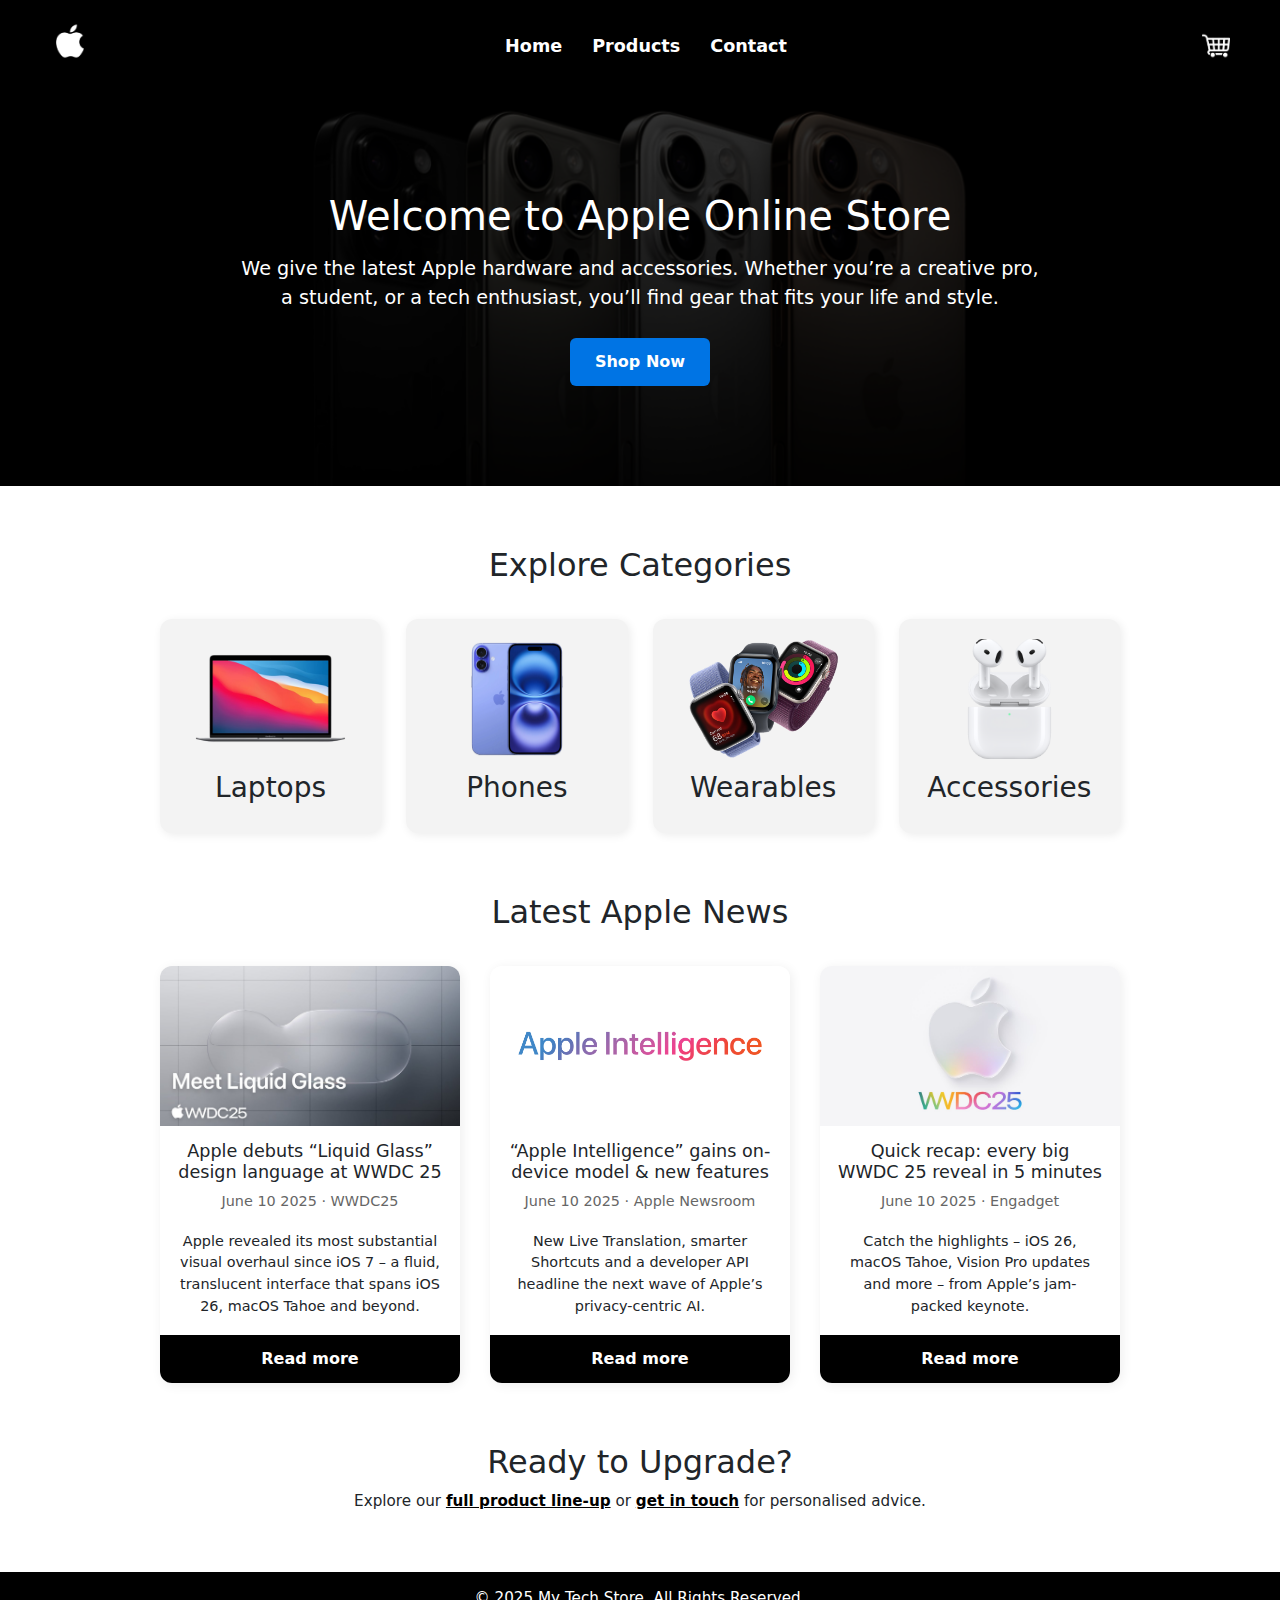
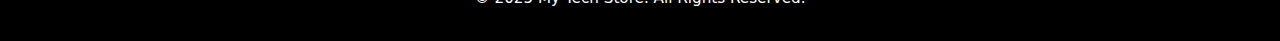
<file: index.html>
<!DOCTYPE html>
<html lang="en">
<head>
  <meta charset="UTF-8" />
  <meta name="viewport" content="width=device-width, initial-scale=1.0"/>
  <title>Apple Online Store</title>
  <link rel="stylesheet" href="style.css" />
  <link href="https://unpkg.com/aos@2.3.1/dist/aos.css" rel="stylesheet">
</head>

<script src="https://unpkg.com/aos@2.3.1/dist/aos.js"></script>
<script>
  AOS.init();
</script>

<body>

<header>
  <div class="header-content">
    <a href="index.html" class="logo">
      <img src="images/logo.png" alt="My Tech Store Logo">
    </a>
    <nav>
      <ul>
        <li><a href="index.html">Home</a></li>
        <li><a href="products.html">Products</a></li>
        <li><a href="contact.html">Contact</a></li>
      </ul>
    </nav>
    <a href="cart.html" class="cart-icon">
      <img src="images/cart-icon.png" alt="Cart">
    </a>
  </div>
</header>

<section class="banner">
  <div class="banner-content">
    <h2>Welcome to Apple Online Store</h2>
    <p>We give the latest Apple hardware and
    accessories. Whether you’re a creative pro, a student, or a tech
    enthusiast, you’ll find gear that fits your life and style.</p>
    <a href="products.html" class="banner-button">Shop Now</a>
  </div>
</section>

<!-- 2. Visual Categories  -->
<section class="category-section">
  <h2>Explore Categories</h2>

  <div class="categories">
    <div class="category-box">
      <img src="images/laptop.png" alt="Apple laptops" />
      <h3>Laptops</h3>
    </div>
    <div class="category-box">
      <img src="images/phone.png" alt="Apple iPhones" />
      <h3>Phones</h3>
    </div>
    <div class="category-box">
      <img src="images/watch.png" alt="Apple Watches" />
      <h3>Wearables</h3>
    </div>
    <div class="category-box">
      <img src="images/accessories.png" alt="Apple accessories" />
      <h3>Accessories</h3>
  </div>
</section>

<!-- 3. Latest Apple News -->
<section class="news-section">
  <h2>Latest Apple News</h2>

  <div class="news-grid">

    <!-- News 1 -->
    <article class="news-card">
      <img src="images/liquid-glass.jpg" alt="Liquid Glass UI preview" />
      <h3>Apple debuts “Liquid Glass” design language at WWDC 25</h3>
      <p class="news-meta">June 10 2025 · WWDC25</p>
      <p>Apple revealed its most substantial visual overhaul since iOS 7 –
        a fluid, translucent interface that spans iOS 26, macOS Tahoe and beyond.</p>
      <a href="https://indiatimes.com/technology/news/what-is-liquid-glass-a-new-material-launched-in-wwdc-2025-how-will-it-impact-on-ios-26-ipados-macos-660857.html" target="_blank" rel="noopener">Read more</a>
    </article>

    <!-- News 2 -->
    <article class="news-card">
      <img src="images/apple-intelligence.png" alt="Apple Intelligence demo" />
      <h3>“Apple Intelligence” gains on-device model & new features</h3>
      <p class="news-meta">June 10 2025 · Apple Newsroom</p>
      <p>New Live Translation, smarter Shortcuts and a developer
         API headline the next wave of Apple’s privacy-centric AI. </p>
      <a href="https://www.apple.com/newsroom/2025/06/apple-intelligence-gets-even-more-powerful-with-new-capabilities-across-apple-devices/" target="_blank" rel="noopener">Read more</a>
    </article>

    <!-- News 3 -->
    <article class="news-card">
      <img src="images/wwdc-keynote.jpg" alt="WWDC 2025 keynote stage" />
      <h3>Quick recap: every big WWDC 25 reveal in 5 minutes</h3>
      <p class="news-meta">June 10 2025 · Engadget</p>
      <p>Catch the highlights – iOS 26, macOS Tahoe, Vision Pro updates and
         more – from Apple’s jam-packed keynote. </p>
      <a href="https://www.engadget.com/big-tech/wwdc-2025-live-updates-from-apples-keynote-including-new-ios-ipados-apple-intelligence-and-more-141640595.html" target="_blank" rel="noopener">Read more</a>
    </article>

  </div>
</section>

<!-- 4. Call to Action -->
<section class="call-to-action">
  <h2>Ready to Upgrade?</h2>
  <p>
    Explore our <a href="products.html">full product line-up</a> or
    <a href="contact.html">get in touch</a> for personalised advice.
  </p>
</section>
<!-- ========================================================= -->

<link
  href="https://cdn.jsdelivr.net/npm/bootstrap@5.3.3/dist/css/bootstrap.min.css"
  rel="stylesheet"
/>
  <footer>
    <p>&copy; 2025 My Tech Store. All Rights Reserved.</p>
  </footer>

</body>
</html>
</file>
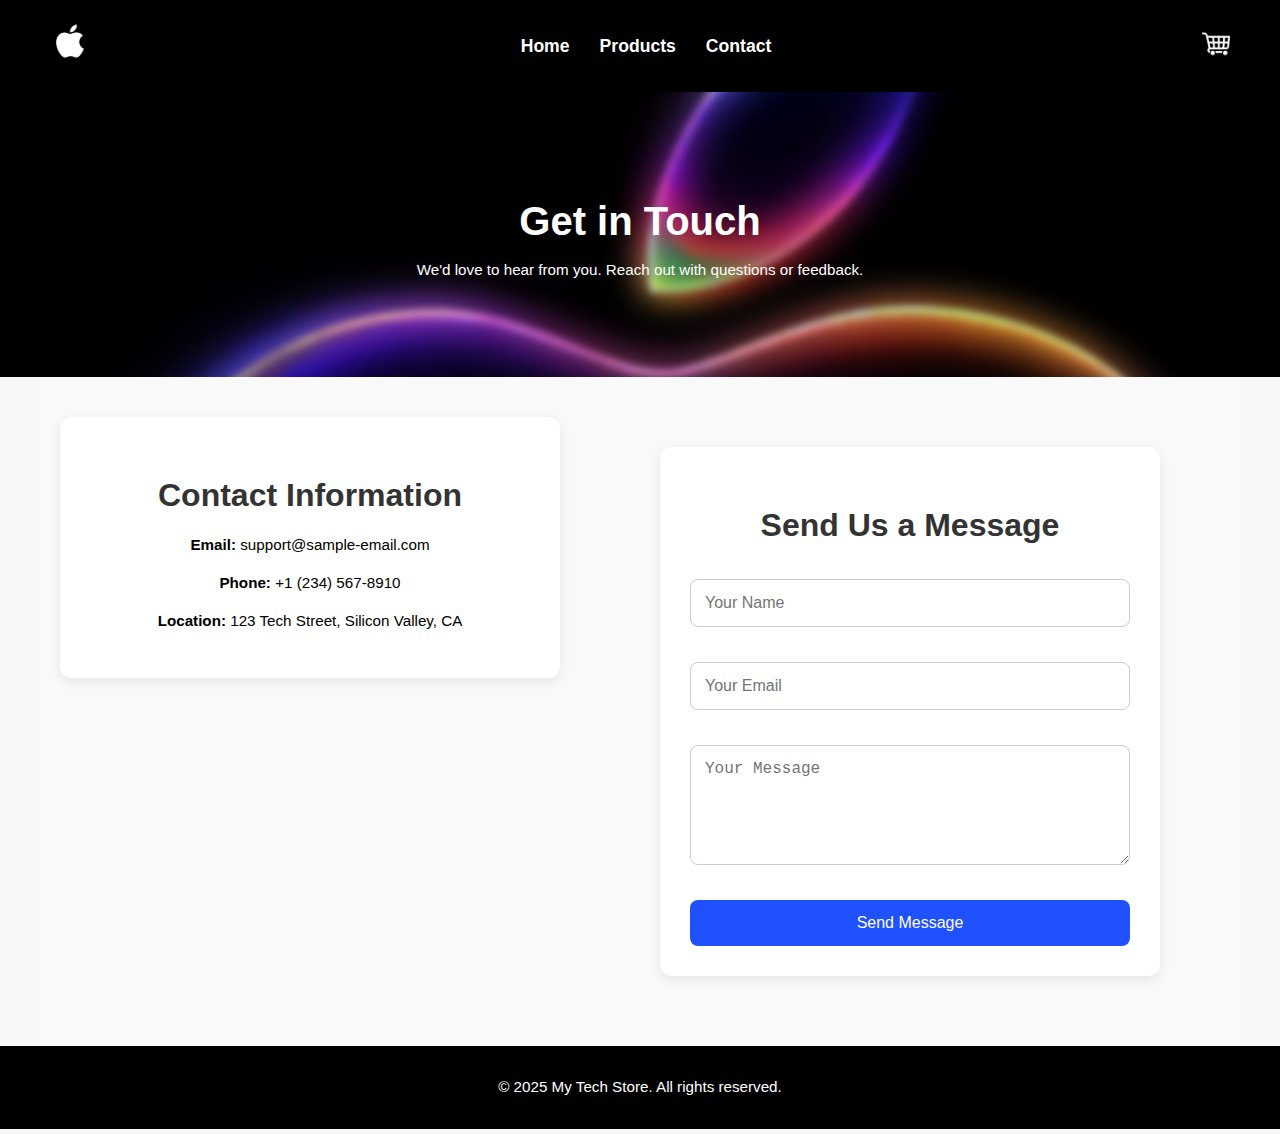
<file: contact.html>
<!DOCTYPE html>
<html lang="en">
<head>
  <meta charset="UTF-8" />
  <meta name="viewport" content="width=device-width, initial-scale=1.0"/>
  <title>Contact Us - Apple Online Store</title>
  <link rel="stylesheet" href="style.css" />
</head>
<body>

<header>
  <div class="header-content">
    <a href="index.html" class="logo">
      <img src="images/logo.png" alt="My Tech Store Logo">
    </a>
    <nav>
      <ul>
        <li><a href="index.html">Home</a></li>
        <li><a href="products.html">Products</a></li>
        <li><a href="contact.html">Contact</a></li>
      </ul>
    </nav>
    <a href="cart.html" class="cart-icon">
      <img src="images/cart-icon.png" alt="Cart">
    </a>
  </div>
</header>

  <section class="contact-hero">
    <h1>Get in Touch</h1>
    <p>We'd love to hear from you. Reach out with questions or feedback.</p>
  </section>

  <section class="contact-container">
    <div class="contact-info">
      <h2>Contact Information</h2>
      <p><strong>Email:</strong> support@sample-email.com</p>
      <p><strong>Phone:</strong> +1 (234) 567-8910</p>
      <p><strong>Location:</strong> 123 Tech Street, Silicon Valley, CA</p>
    </div>

    <form class="contact-form">
      <h2>Send Us a Message</h2>
      <input type="text" placeholder="Your Name" required />
      <input type="email" placeholder="Your Email" required />
      <textarea placeholder="Your Message" rows="5" required></textarea>
      <button type="submit">Send Message</button>
    </form>
  </section>

  <footer>
    <p>&copy; 2025 My Tech Store. All rights reserved.</p>
  </footer>

</body>
</html>
</file>
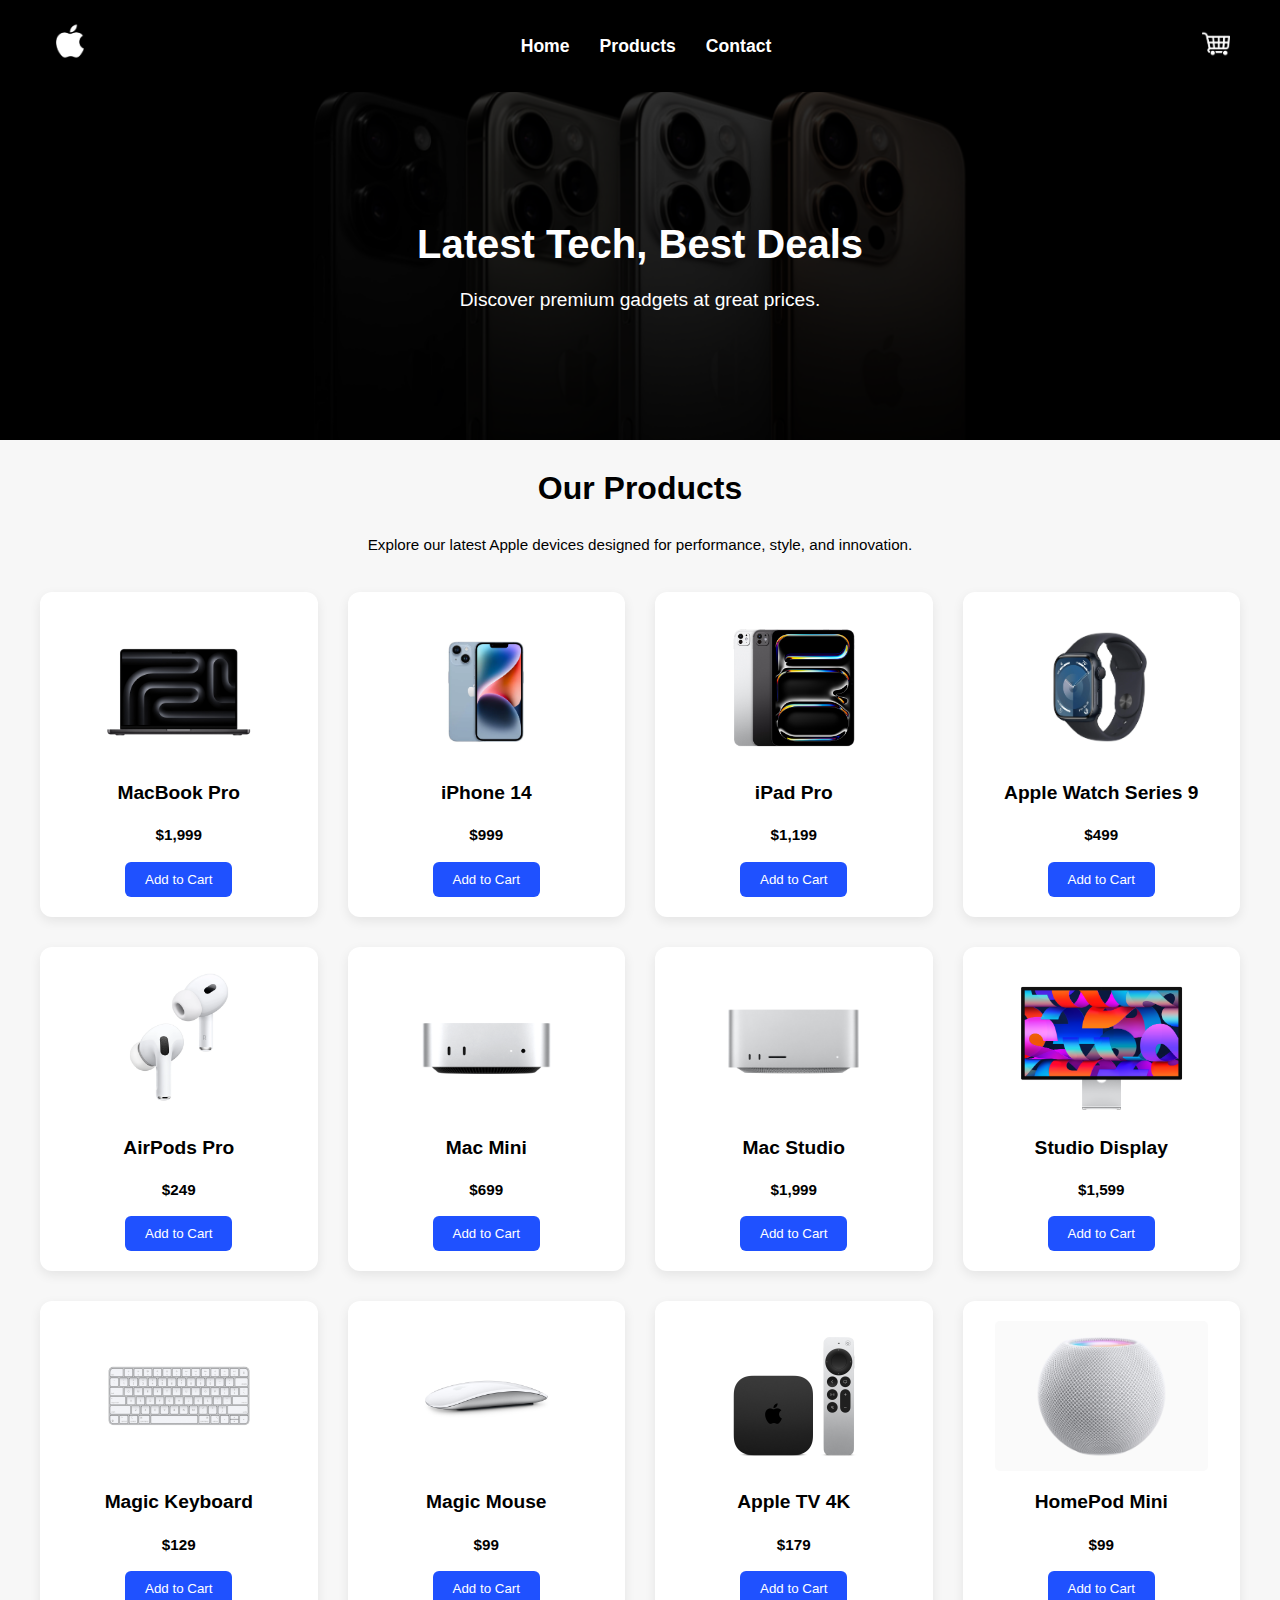
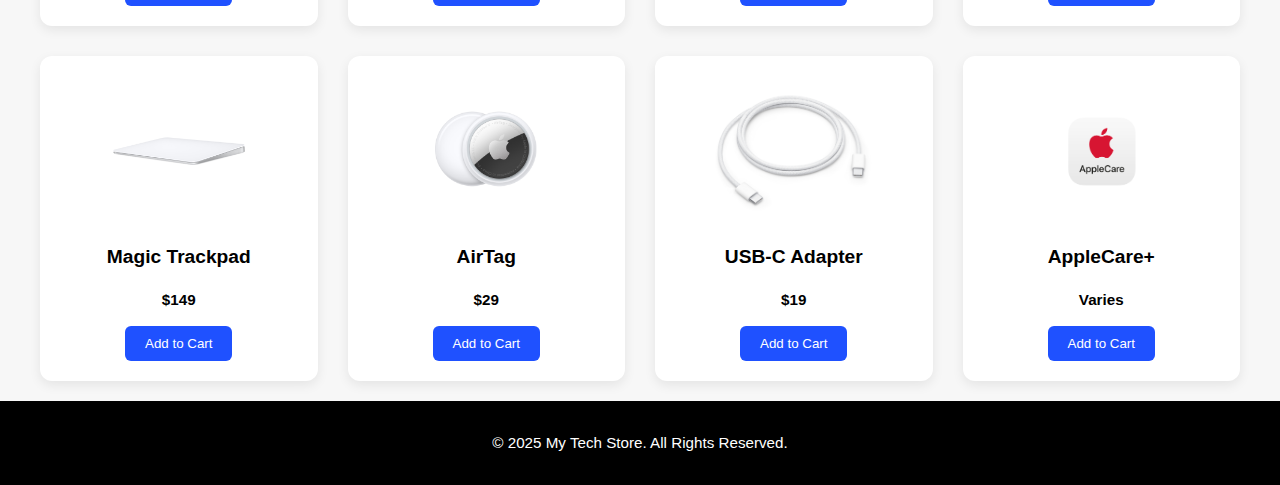
<file: products.html>
<!DOCTYPE html>
<html lang="en">
<head>
  <meta charset="UTF-8" />
  <meta name="viewport" content="width=device-width, initial-scale=1.0"/>
  <title>Products - Apple Online Store</title>
  <link rel="stylesheet" href="style.css" />
</head>
<body>

<header>
  <div class="header-content">
    <a href="index.html" class="logo">
      <img src="images/logo.png" alt="My Tech Store Logo">
    </a>
    <nav>
      <ul>
        <li><a href="index.html">Home</a></li>
        <li><a href="products.html">Products</a></li>
        <li><a href="contact.html">Contact</a></li>
      </ul>
    </nav>
    <a href="cart.html" class="cart-icon">
      <img src="images/cart-icon.png" alt="Cart">
    </a>
  </div>
</header>

<section class="banner">
  <div class="banner-content">
    <h2>Latest Tech, Best Deals</h2>
    <p>Discover premium gadgets at great prices.</p>
  </div>
</section>

<section class="products-section">
  <h2>Our Products</h2>
  <p class="products-description">
    Explore our latest Apple devices designed for performance, style, and innovation.
  </p>

  <div class="product-grid">

    <div class="product-card">
      <img src="images/products/macbook.png" alt="MacBook Pro">
      <h3>MacBook Pro</h3>
      <p class="price">$1,999</p>
      <button class="add-to-cart">Add to Cart</button>
    </div>

    <div class="product-card">
      <img src="images/products/iphone14.webp" alt="iPhone 14">
      <h3>iPhone 14</h3>
      <p class="price">$999</p>
      <button class="add-to-cart">Add to Cart</button>
    </div>

    <div class="product-card">
      <img src="images/products/iPad-Pro-M4-11.jpg" alt="iPad Pro">
      <h3>iPad Pro</h3>
      <p class="price">$1,199</p>
      <button class="add-to-cart">Add to Cart</button>
    </div>

    <div class="product-card">
      <img src="images/products/watch series 9.webp" alt="Apple Watch Series 9">
      <h3>Apple Watch Series 9</h3>
      <p class="price">$499</p>
      <button class="add-to-cart">Add to Cart</button>
    </div>

    <div class="product-card">
      <img src="images/products/airpods pro.webp" alt="AirPods Pro">
      <h3>AirPods Pro</h3>
      <p class="price">$249</p>
      <button class="add-to-cart">Add to Cart</button>
    </div>

    <div class="product-card">
      <img src="images/products/mac-mini-select-202410.png" alt="Mac Mini">
      <h3>Mac Mini</h3>
      <p class="price">$699</p>
      <button class="add-to-cart">Add to Cart</button>
    </div>

    <div class="product-card">
      <img src="images/products/mac-studio-select-202503.jfif" alt="Mac Studio">
      <h3>Mac Studio</h3>
      <p class="price">$1,999</p>
      <button class="add-to-cart">Add to Cart</button>
    </div>

    <div class="product-card">
      <img src="images/products/studio display.png" alt="Studio Display">
      <h3>Studio Display</h3>
      <p class="price">$1,599</p>
      <button class="add-to-cart">Add to Cart</button>
    </div>

    <div class="product-card">
      <img src="images/products/magic keyboard.jfif" alt="Magic Keyboard">
      <h3>Magic Keyboard</h3>
      <p class="price">$129</p>
      <button class="add-to-cart">Add to Cart</button>
    </div>

    <div class="product-card">
      <img src="images/products/magic mouse.jfif" alt="Magic Mouse">
      <h3>Magic Mouse</h3>
      <p class="price">$99</p>
      <button class="add-to-cart">Add to Cart</button>
    </div>

    <div class="product-card">
      <img src="images/products/apple tv.jfif" alt="Apple TV 4K">
      <h3>Apple TV 4K</h3>
      <p class="price">$179</p>
      <button class="add-to-cart">Add to Cart</button>
    </div>

    <div class="product-card">
      <img src="images/products/homepod.jpg" alt="HomePod Mini">
      <h3>HomePod Mini</h3>
      <p class="price">$99</p>
      <button class="add-to-cart">Add to Cart</button>
    </div>

    <div class="product-card">
      <img src="images/products/track pad.jfif" alt="Magic Trackpad">
      <h3>Magic Trackpad</h3>
      <p class="price">$149</p>
      <button class="add-to-cart">Add to Cart</button>
    </div>

    <div class="product-card">
      <img src="images/products/airtag.jfif" alt="AirTag">
      <h3>AirTag</h3>
      <p class="price">$29</p>
      <button class="add-to-cart">Add to Cart</button>
    </div>

    <div class="product-card">
      <img src="images/products/usb c.jfif" alt="USB-C Adapter">
      <h3>USB-C Adapter</h3>
      <p class="price">$19</p>
      <button class="add-to-cart">Add to Cart</button>
    </div>

    <div class="product-card">
      <img src="images/products/applecare__cw39tloj3vki_og.png" alt="AppleCare+">
      <h3>AppleCare+</h3>
      <p class="price">Varies</p>
      <button class="add-to-cart">Add to Cart</button>
    </div>

  </div>
</section>


  <footer>
    <p>&copy; 2025 My Tech Store. All Rights Reserved.</p>
  </footer>

  <script>
    function addToCart(button) {
      const card = button.closest(".product-card");
      const name = card.dataset.name;
      const price = parseFloat(card.dataset.price);

      let cart = JSON.parse(localStorage.getItem("cart")) || [];

      const existing = cart.find(item => item.name === name);
      if (existing) {
        existing.qty += 1;
      } else {
        cart.push({ name, price, qty: 1 });
      }

      localStorage.setItem("cart", JSON.stringify(cart));
      alert(`${name} added to cart!`);
    }
  </script>

  <script>
  // Initialize cart if it doesn't exist
  let cart = JSON.parse(localStorage.getItem("cart")) || [];

  function addToCart(productName, price) {
    const item = { name: productName, price: price };
    cart.push(item);
    localStorage.setItem("cart", JSON.stringify(cart));
    alert(`${productName} has been added to your cart!`);
  }

  // Attach event listeners
  document.addEventListener("DOMContentLoaded", () => {
    const buttons = document.querySelectorAll(".add-to-cart");
    buttons.forEach((btn) => {
      btn.addEventListener("click", () => {
        const productCard = btn.closest(".product-card");
        const name = productCard.querySelector("h3").textContent;
        const priceText = productCard.querySelector(".price").textContent.replace("$", "").trim();
        const price = parseFloat(priceText) || 0;
        addToCart(name, price);
      });
    });
  });
</script>

</body>
</html>
</file>
<file: style.css>
:root {
  --primary-bg: black;
  --secondary-bg: gray;
  --card-bg: lightgray;
  --text-light: white;
  --accent: #ffcc00;
}

body {
  font-family: 'Roboto', Arial, sans-serif;
  margin: 0;
  padding: 0;
  background-color: #f7f7f7;
  text-align: center;
}

header {
  background: var(--primary-bg);
  color: var(--text-light);
  padding: 20px;
}

.logo-link {
  display: inline-block;
  text-align: center;
  margin-bottom: 10px;
}

.logo {
  max-height: 60px;
  width: auto;
  vertical-align: middle;
}

nav ul {
  display: flex;
  justify-content: center;
  flex-wrap: wrap;
  gap: 15px;
  padding: 0;
  margin: 10px 0 0;
  list-style: none;
}

nav ul li {
  margin: 0;
}

nav ul li a {
  color: var(--text-light);
  text-decoration: none;
  transition: color 0.3s ease;
}

nav ul li a:hover {
  color: var(--accent);
  text-decoration: underline;
}

.banner {
  background: var(--secondary-bg);
  color: var(--text-light);
  padding: 50px 20px;
}

h1 {
  font-size: 2.5rem;
  margin-bottom: 10px;
}

h2 {
  font-size: 2rem;
  margin-top: 30px;
}

h3 {
  font-size: 1.2rem;
  margin: 10px 0 5px;
}

p {
  font-size: 0.95rem;
  line-height: 1.5;
}

main {
  max-width: 1200px;
  margin: 0 auto;
}

.products {
  padding: 20px;
}

.product-grid {
  display: grid;
  grid-template-columns: repeat(4, 1fr);
  gap: 20px;
  padding: 20px;
  justify-items: center;
  align-items: stretch;
  max-width: 1200px;
  margin: 0 auto;
}

.product-card {
  background: var(--card-bg);
  padding: 20px;
  border-radius: 10px;
  box-shadow: 2px 2px 10px rgba(0, 0, 0, 0.1);
  transition: transform 0.3s ease, box-shadow 0.3s ease;
  display: flex;
  flex-direction: column;
  align-items: center;
  justify-content: space-between;
  height: 100%;
  max-width: 250px;
  box-sizing: border-box;
}

.product-card:hover {
  transform: translateY(-5px);
  box-shadow: 4px 4px 15px rgba(0, 0, 0, 0.2);
}

.product-card img {
  max-width: 100%;
  height: 150px;
  object-fit: contain;
  border-radius: 5px;
  margin-bottom: 10px;
}

footer {
  background: var(--primary-bg);
  color: var(--text-light);
  text-align: center;
  padding: 15px;
  font-size: 0.9rem;
}

@media (max-width: 900px) {
  .product-grid {
    grid-template-columns: repeat(2, 1fr);
  }
}

@media (max-width: 500px) {
  .product-grid {
    grid-template-columns: 1fr;
  }
}

.header-content {
  display: flex;
  align-items: center;
  justify-content: space-between;
  padding: 1px 30px; /* Slimmed down */
  background-color: black;
}

.logo img {
  height: 40px;
}

nav {
  flex-grow: 1;
  display: flex;
  justify-content: center;
}

nav ul {
  display: flex;
  list-style: none;
  gap: 30px;
  padding: 0;
  margin: 0;
}

nav ul li a {
  color: white;
  text-decoration: none;
  font-weight: bold;
  font-size: 1.1rem;
}

nav ul li a:hover {
  text-decoration: underline;
}

.cart-icon img {
  width: 28px;
  height: 28px;
  transition: transform 0.3s ease;
}

.cart-icon:hover img {
  transform: scale(1.1);
}

.logo {
  height: 50px;
}

nav ul {
  list-style: none;
  display: flex;
  gap: 30px;
  padding: 0;
  margin: 0;
}

nav ul li a {
  color: white;
  text-decoration: none;
  font-weight: bold;
}

.center-text {
  text-align: center;
}

.contact-form {
  max-width: 600px;
  margin: 30px auto;
  display: flex;
  flex-direction: column;
  gap: 15px;
  padding: 20px;
  background-color: #f3f3f3;
  border-radius: 10px;
  box-shadow: 2px 2px 10px rgba(0, 0, 0, 0.1);
}

.contact-form label {
  font-weight: bold;
}

.contact-form input,
.contact-form textarea {
  padding: 10px;
  font-size: 16px;
  border: 1px solid #ccc;
  border-radius: 6px;
  width: 100%;
}

.contact-form button {
  background-color: black;
  color: white;
  padding: 12px;
  font-size: 16px;
  border: none;
  border-radius: 6px;
  cursor: pointer;
  transition: background-color 0.3s ease;
}

.contact-form button:hover {
  background-color: #333;
}

/* ----------  HOME SECTIONS  ---------- */
.intro-section,
.category-section,
.news-section,
.call-to-action {
  max-width: 1000px;
  margin: 60px auto;
  text-align: center;
  padding: 0 20px;
}

/*  Categories  */
.categories {
  display: grid;
  grid-template-columns: repeat(auto-fill, minmax(180px, 1fr));
  gap: 25px;
  margin-top: 35px;
}

.category-box {
  background: #f3f3f3;
  border-radius: 12px;
  padding: 20px;
  box-shadow: 2px 2px 10px rgba(0,0,0,.08);
  transition: transform .3s ease, box-shadow .3s ease;
}

.category-box:hover {
  transform: translateY(-6px);
  box-shadow: 4px 4px 15px rgba(0,0,0,.15);
}

.category-box img {
  width: 100%;
  height: 120px;
  object-fit: cover;
  border-radius: 8px;
  margin-bottom: 12px;
}

/*  News  */
.news-grid {
  display: grid;
  grid-template-columns: repeat(auto-fill, minmax(280px, 1fr));
  gap: 30px;
  margin-top: 35px;
}

.news-card {
  background: #ffffff;
  border-radius: 12px;
  box-shadow: 2px 2px 12px rgba(0,0,0,.07);
  overflow: hidden;
  display: flex;
  flex-direction: column;
  transition: transform .3s ease, box-shadow .3s ease;
}

.news-card:hover {
  transform: translateY(-6px);
  box-shadow: 4px 4px 18px rgba(0,0,0,.15);
}

.news-card img {
  width: 100%;
  height: 160px;
  object-fit: cover;
}

.news-card h3 {
  font-size: 1.1rem;
  margin: 15px 18px 8px;
}

.news-meta {
  font-size: 0.8rem;
  color: #666;
  margin: 0 18px 10px;
}

.news-card p {
  font-size: 0.9rem;
  margin: 0 18px 18px;
  flex: 1;
}

.news-card a {
  display: block;
  background: var(--primary-bg);
  color: var(--text-light);
  text-decoration: none;
  padding: 12px 0;
  text-align: center;
  font-weight: 600;
}

.news-card a:hover {
  background: #333;
}

/*  Call to Action  */
.call-to-action a {
  font-weight: 700;
  color: var(--primary-bg);
  text-decoration: underline;
}

/* ----------  END HOME SECTIONS  ---------- */
@media (max-width: 768px) {
  header {
    text-align: center;
  }

  nav ul {
    flex-direction: column;
    gap: 10px;
  }

  .product-grid,
  .categories,
  .news-grid {
    grid-template-columns: 1fr;
  }

  .category-box,
  .product-card,
  .news-card {
    width: 90%;
    margin: 0 auto;
  }

  .banner {
    padding: 30px 15px;
  }

  .intro-section,
  .category-section,
  .news-section,
  .call-to-action {
    padding: 0 15px;
  }
}

.product-grid {
  display: grid;
  grid-template-columns: repeat(auto-fit, minmax(260px, 1fr));
  gap: 30px;
  justify-content: center;
}

.product-card {
  background: white;
  border-radius: 12px;
  box-shadow: 0 4px 12px rgba(0, 0, 0, 0.08);
  padding: 20px;
  text-align: center;
  transition: transform 0.3s ease;
  width: 100%;
  max-width: 300px;
  margin: 0 auto;
}

.intro-section {
  text-align: center;
  padding: 40px 20px;
  background-color: #f9f9f9;
}

.intro-section p {
  max-width: 800px;
  margin: 0 auto 20px;
  font-size: 1.1em;
  color: #ffffff;
}

.section-divider {
  width: 60px;
  height: 4px;
  background-color: #0070f3;
  border: none;
  margin: 20px auto;
  border-radius: 2px;
}

.featured-product-highlight {
  display: flex;
  align-items: center;
  justify-content: center;
  gap: 40px;
  flex-wrap: wrap;
  margin: 40px auto;
  max-width: 1000px;
}

.featured-product-highlight img {
  max-width: 300px;
  border-radius: 12px;
  box-shadow: 0 4px 12px rgba(0, 0, 0, 0.1);
}

.featured-product-highlight h3 {
  font-size: 1.5rem;
  margin-bottom: 10px;
}

.featured-product-highlight p {
  font-size: 1rem;
  color: #333;
}

.cta-button {
  display: inline-block;
  margin-top: 15px;
  padding: 10px 20px;
  background-color: #0070f3;
  color: white;
  border-radius: 6px;
  text-decoration: none;
  transition: background-color 0.3s;
}

.cta-button:hover {
  background-color: #0059c1;
}

.intro-section {
  background-image: url('images/banner.png'); /* Replace with your actual background image path */
  background-size: cover;
  background-position: center;
  background-repeat: no-repeat;
  padding: 80px 20px;
  color: rgb(255, 255, 255);
  text-align: center;
  position: relative;
}

.intro-section::before {
  content: "";
  position: absolute;
  inset: 0;
  background-color: rgba(72, 72, 72, 0); /* Dark overlay for readability */
  z-index: 1;
}

.intro-content {
  position: relative;
  z-index: 2;
  max-width: 800px;
  margin: 0 auto;
}

.intro-content h2 {
  font-size: 2.5rem;
  margin-bottom: 20px;
}

.intro-content p {
  font-size: 1.1rem;
  margin-bottom: 15px;
  line-height: 1.6;
}

.section-divider {
  width: 60px;
  height: 4px;
  background-color: #fff;
  border: none;
  margin: 30px auto;
  border-radius: 2px;
}

.cta-button {
  display: inline-block;
  margin-top: 20px;
  padding: 12px 24px;
  background-color: #0070f3;
  color: white;
  border-radius: 6px;
  text-decoration: none;
  font-weight: bold;
  transition: background-color 0.3s ease;
}

.cta-button:hover {
  background-color: #0059c1;
}

.categories-section {
  padding: 60px 20px;
  text-align: center;
  background-color: #f5f5f5;
}

.categories-section h2 {
  font-size: 2rem;
  margin-bottom: 40px;
}

.categories-grid {
  display: flex;
  flex-wrap: wrap;
  justify-content: center;
  gap: 20px;
  max-width: 1000px;
  margin: 0 auto;
}

.category-card {
  background-color: white;
  border: 1px solid #ddd;
  border-radius: 12px;
  padding: 20px 30px;
  min-width: 120px;
  font-weight: bold;
  font-size: 1.1rem;
  transition: transform 0.3s, box-shadow 0.3s;
  cursor: pointer;
}

.category-card:hover {
  transform: translateY(-5px);
  box-shadow: 0 4px 12px rgba(0, 0, 0, 0.1);
}

.banner {
  background-image: url('images/banner.png'); /* Replace with your actual image */
  background-size: cover;
  background-position: center;
  color: white;
  padding: 100px 20px;
  text-align: center;
  position: relative;
}

.banner::before {
  content: "";
  position: absolute;
  top: 0;
  left: 0;
  width: 100%;
  height: 100%;
  background-color: rgba(0, 0, 0, 0.5); /* Dark overlay for readability */
  z-index: 1;
}

.banner-content {
  position: relative;
  z-index: 2;
  max-width: 800px;
  margin: 0 auto;
}

.banner h2 {
  font-size: 2.5rem;
  margin-bottom: 15px;
}

.banner p {
  font-size: 1.2rem;
  margin-bottom: 25px;
}

.banner-button {
  display: inline-block;
  background-color: #0074e4;
  color: white;
  padding: 12px 25px;
  border-radius: 6px;
  text-decoration: none;
  font-weight: bold;
  transition: background-color 0.3s ease;
}

.banner-button:hover {
  background-color: #005bb5;
}

html, body {
  height: 100%;
  margin: 0;
}

.page-container {
  display: flex;
  flex-direction: column;
  min-height: 100vh;
}

.cart-main {
  flex: 1;
}

.add-to-cart {
  background-color: #1F51FF;
  color: white;
  border: none;
  padding: 10px 20px;
  border-radius: 6px;
  cursor: pointer;
  transition: background-color 0.3s;
}

.add-to-cart:hover {
  background-color: #003cff;
}

.price {
  font-weight: bold;
  color: black;
  margin-bottom: 15px;
}

.contact-hero {
  background: url("images/bg\ apple.png") no-repeat center center/cover;
  color: white;
  padding: 80px 20px;
  text-align: center;
}

.contact-container {
  display: flex;
  flex-wrap: wrap;
  justify-content: center;
  align-items: flex-start;
  padding: 40px 20px;
  background: #f9f9f9;
  gap: 40px;
  max-width: 1200px;
  margin: 0 auto;
  box-sizing: border-box;
}

.contact-info,
.contact-form {
  flex: 1 1 400px;
  max-width: 500px;
  background: white;
  padding: 30px;
  border-radius: 12px;
  box-shadow: 0 4px 12px rgba(0, 0, 0, 0.08);
  box-sizing: border-box;
}

.contact-info h2,
.contact-form h2 {
  margin-bottom: 20px;
  color: #333;
}

.contact-form input,
.contact-form textarea {
  width: 100%;
  padding: 14px;
  margin-bottom: 20px;
  border-radius: 8px;
  border: 1px solid #ccc;
  font-size: 16px;
  box-sizing: border-box;
}

.contact-form button {
  background-color: #1F51FF;
  color: white;
  border: none;
  padding: 14px 24px;
  border-radius: 8px;
  cursor: pointer;
  font-size: 16px;
  width: 100%;
}

.contact-form button:hover {
  background-color: #1741cc;
}
</file>
